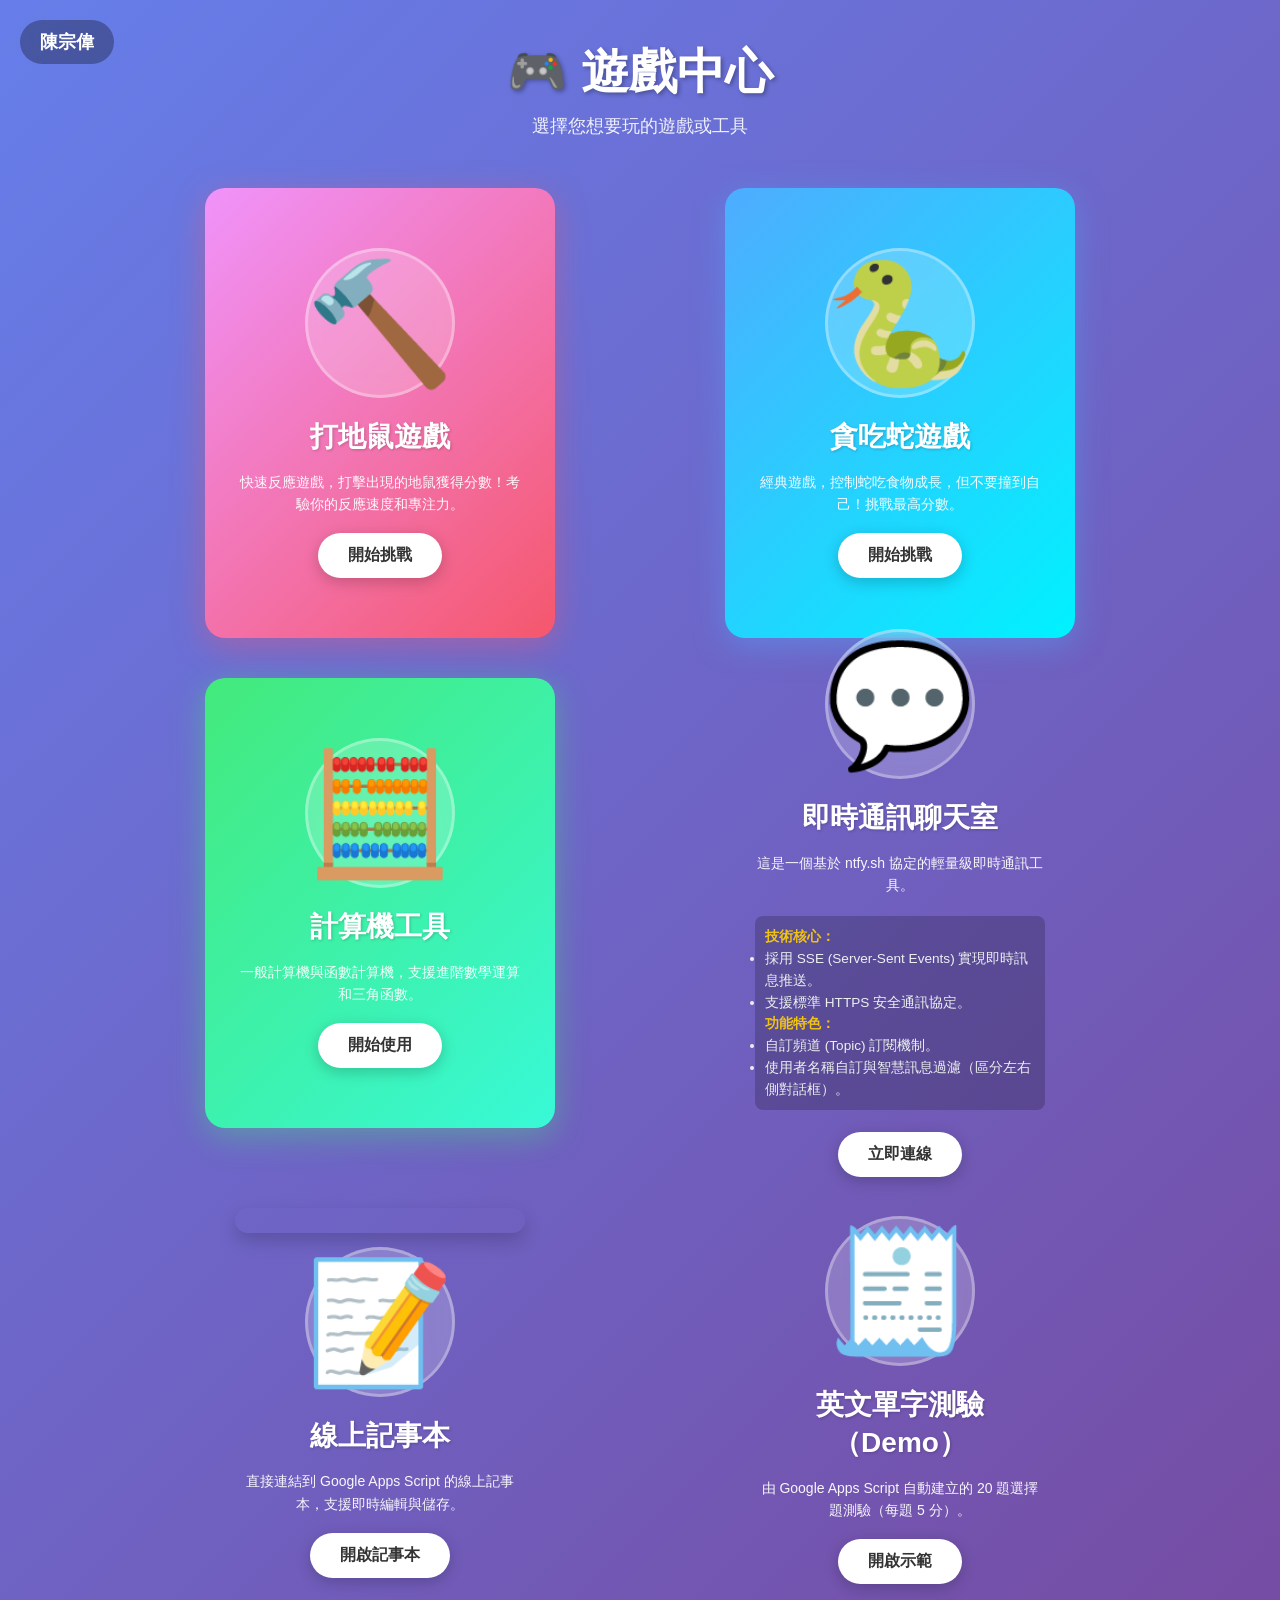
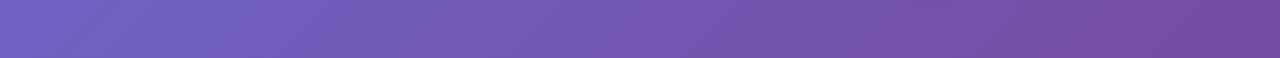
<file: index.html>
<!DOCTYPE html>
<html lang="zh-TW">
<head>
    <meta charset="UTF-8">
    <meta name="viewport" content="width=device-width, initial-scale=1.0">
    <title>遊戲中心 - Designed by 陳宗偉</title>
    <link rel="stylesheet" href="style.css">
    <style>
        /* 為了確保新卡片顯示美觀，這裡補充一些針對聊天室卡片的優化樣式 */
        .game-description {
            text-align: left;
            font-size: 0.85em;
            color: #ecf0f1; /* 假設背景較深，使用淺色字 */
            margin: 12px 0;
            line-height: 1.6;
            background: rgba(0, 0, 0, 0.2);
            padding: 10px;
            border-radius: 8px;
        }
        .game-description strong {
            color: #f1c40f;
        }
        .game-thumbnail {
            width: 100%;
            height: 150px;
            border-radius: 16px;
            background-size: cover;
            background-position: center;
            margin-bottom: 14px;
            box-shadow: 0 8px 18px rgba(0, 0, 0, 0.18);
        }
        /* 讓文字在卡片內不要太擁擠 */
        .card-content p {
            margin-bottom: 8px;
        }
    </style>
</head>
<body>
    <div class="name-scroll">陳宗偉</div>
    <div class="container">
        <h1>🎮 遊戲中心</h1>
        <p class="intro">選擇您想要玩的遊戲或工具</p>
        
        <div class="games-grid">
            <div class="game-card game-card-1">
                <div class="card-background"></div>
                <div class="card-content">
                    <div class="game-icon">🔨</div>
                    <h2>打地鼠遊戲</h2>
                    <p>快速反應遊戲，打擊出現的地鼠獲得分數！考驗你的反應速度和專注力。</p>
                    <a href="https://st0104292-create.github.io/1/" class="btn">開始挑戰</a>
                </div>
            </div>
            
            <div class="game-card game-card-2">
                <div class="card-background"></div>
                <div class="card-content">
                    <div class="game-icon">🐍</div>
                    <h2>貪吃蛇遊戲</h2>
                    <p>經典遊戲，控制蛇吃食物成長，但不要撞到自己！挑戰最高分數。</p>
                    <a href="https://st0104292-create.github.io/2/" class="btn">開始挑戰</a>
                </div>
            </div>

            <div class="game-card game-card-3">
                <div class="card-background"></div>
                <div class="card-content">
                    <div class="game-icon">🧮</div>
                    <h2>計算機工具</h2>
                    <p>一般計算機與函數計算機，支援進階數學運算和三角函數。</p>
                    <a href="https://st0104292-create.github.io/3/" class="btn">開始使用</a>
                </div>
            </div>

            <div class="game-card game-card-4">
                <div class="card-background"></div>
                <div class="card-content">
                    <div class="game-icon">💬</div>
                    <h2>即時通訊聊天室</h2>
                    <p>這是一個基於 ntfy.sh 協定的輕量級即時通訊工具。</p>
                    
                    <div class="game-description">
                        <strong>技術核心：</strong>
                        <ul>
                            <li>採用 SSE (Server-Sent Events) 實現即時訊息推送。</li>
                            <li>支援標準 HTTPS 安全通訊協定。</li>
                        </ul>
                        <strong>功能特色：</strong>
                        <ul>
                            <li>自訂頻道 (Topic) 訂閱機制。</li>
                            <li>使用者名稱自訂與智慧訊息過濾（區分左右側對話框）。</li>
                        </ul>
                    </div>
                    
                    <a href="https://st0104292-create.github.io/4/" class="btn">立即連線</a>
                </div>
            </div>

            <div class="game-card game-card-5">
                <div class="card-background"></div>
                <div class="card-content">
                    <div class="game-thumbnail" style="background-image: url('https://via.placeholder.com/400x240?text=%E8%A8%98%E4%BA%8B%E6%9C%AC');"></div>
                    <div class="game-icon">📝</div>
                    <h2>線上記事本</h2>
                    <p>直接連結到 Google Apps Script 的線上記事本，支援即時編輯與儲存。</p>
                    <a href="https://script.google.com/macros/s/AKfycbylWCXxdBPLrlRTkf1Fg1-TV46JmjO30AJDLdYhVU7yuaPwx3IeX0aiEd6sHK3cObaG/exec" class="btn" target="_blank" rel="noopener">開啟記事本</a>
                </div>
            </div>
            
            <div class="game-card game-card-6">
                <div class="card-background"></div>
                <div class="card-content">
                    <div class="game-thumbnail" style="background-image: url('https://via.placeholder.com/400x240?text=Quiz+Demo');"></div>
                    <div class="game-icon">🧾</div>
                    <h2>英文單字測驗（Demo）</h2>
                    <p>由 Google Apps Script 自動建立的 20 題選擇題測驗（每題 5 分）。</p>
                    <a href="https://script.google.com/macros/s/AKfycby9YsUTxJQfWfAUSl1Vcvua_jkMf1thho2sjAC_Y7I/dev" class="btn" target="_blank" rel="noopener">開啟示範</a>
                </div>
            </div>
        </div>
    </div>
</body>
</html>
</file>
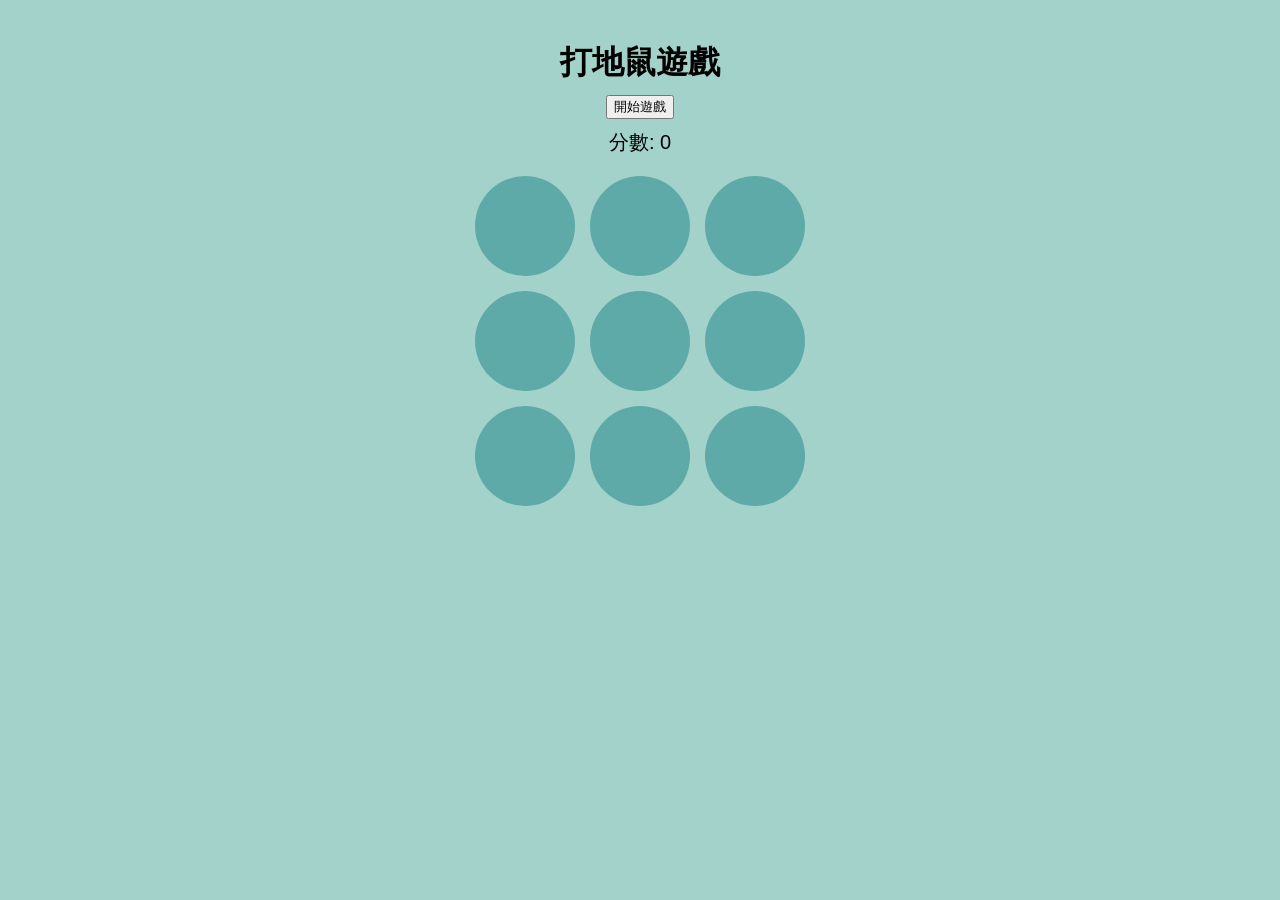
<file: 1/index.html>
<!DOCTYPE html>
<html lang="zh-Hant">
<head>
<meta charset="UTF-8">
<meta name="viewport" content="width=device-width, initial-scale=1.0">
<title>打地鼠遊戲</title>
<style>
  body {
    display: flex;
    flex-direction: column;
    align-items: center;
    justify-content: flex-start;
    font-family: Arial, sans-serif;
    background-color: #a3d2ca;
    margin: 0;
    padding: 20px;
  }
  h1 {
    margin-bottom: 10px;
  }
  #game {
    display: grid;
    grid-template-columns: repeat(3, 100px);
    grid-gap: 15px;
    margin-top: 20px;
  }
  .hole {
    width: 100px;
    height: 100px;
    background-color: #5eaaa8;
    border-radius: 50%;
    position: relative;
    cursor: pointer;
    overflow: hidden;
  }
  .mole {
    width: 80px;
    height: 80px;
    background-color: #f5cb5c;
    border-radius: 50%;
    position: absolute;
    bottom: -80px;
    left: 10px;
    transition: bottom 0.2s;
  }
  .mole.up {
    bottom: 10px;
  }
  #score {
    font-size: 20px;
    margin-top: 10px;
  }
</style>
</head>
<body>
<h1>打地鼠遊戲</h1>
<button id="startBtn">開始遊戲</button>
<div id="score">分數: 0</div>
<div id="game">
  <div class="hole"><div class="mole"></div></div>
  <div class="hole"><div class="mole"></div></div>
  <div class="hole"><div class="mole"></div></div>
  <div class="hole"><div class="mole"></div></div>
  <div class="hole"><div class="mole"></div></div>
  <div class="hole"><div class="mole"></div></div>
  <div class="hole"><div class="mole"></div></div>
  <div class="hole"><div class="mole"></div></div>
  <div class="hole"><div class="mole"></div></div>
</div>

<audio id="hitSound" src="https://www.soundjay.com/button/beep-07.wav"></audio>

<script>
const holes = document.querySelectorAll('.hole');
const moles = document.querySelectorAll('.mole');
const scoreEl = document.getElementById('score');
const hitSound = document.getElementById('hitSound');
const startBtn = document.getElementById('startBtn');

let score = 0;
let gameInterval;
let moleTimeout;

function randomHole() {
  return holes[Math.floor(Math.random() * holes.length)];
}

function showMole() {
  const mole = randomHole().querySelector('.mole');
  mole.classList.add('up');

  moleTimeout = setTimeout(() => {
    mole.classList.remove('up');
  }, 800); // 地鼠顯示時間
}

function startGame() {
  score = 0;
  scoreEl.textContent = `分數: ${score}`;
  if (gameInterval) clearInterval(gameInterval);

  gameInterval = setInterval(showMole, 1000); // 每秒出現一個地鼠
}

// 打擊事件
moles.forEach(mole => {
  mole.addEventListener('click', () => {
    if (mole.classList.contains('up')) {
      score++;
      scoreEl.textContent = `分數: ${score}`;
      mole.classList.remove('up');
      hitSound.currentTime = 0;
      hitSound.play();
    }
  });
});

// 開始遊戲按鈕
startBtn.addEventListener('click', startGame);
</script>
</body>
</html>
</file>
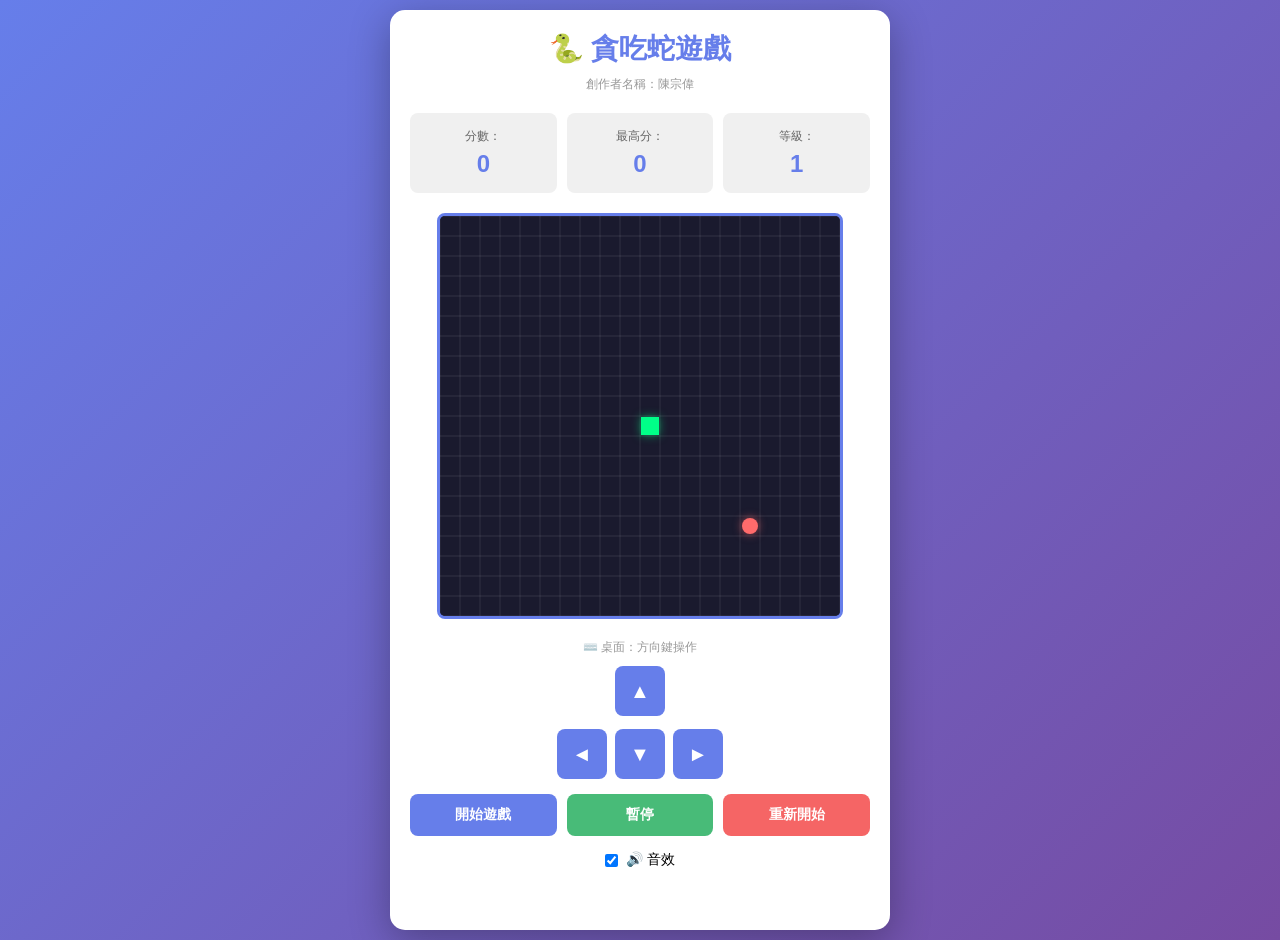
<file: 2/index.html>
<!DOCTYPE html>
<html lang="zh-TW">
<head>
    <meta charset="UTF-8">
    <meta name="viewport" content="width=device-width, initial-scale=1.0">
    <title>貪吃蛇遊戲</title>
    <style>
        * {
            margin: 0;
            padding: 0;
            box-sizing: border-box;
        }

        body {
            font-family: 'Arial', sans-serif;
            background: linear-gradient(135deg, #667eea 0%, #764ba2 100%);
            min-height: 100vh;
            display: flex;
            justify-content: center;
            align-items: center;
            padding: 10px;
        }

        .container {
            background: white;
            border-radius: 15px;
            padding: 20px;
            box-shadow: 0 10px 40px rgba(0, 0, 0, 0.3);
            max-width: 500px;
            width: 100%;
        }

        .header {
            text-align: center;
            margin-bottom: 20px;
        }

        .header h1 {
            color: #667eea;
            font-size: 28px;
            margin-bottom: 5px;
        }

        .creator {
            color: #999;
            font-size: 12px;
            margin-top: 8px;
        }

        .info-panel {
            display: grid;
            grid-template-columns: repeat(3, 1fr);
            gap: 10px;
            margin-bottom: 20px;
        }

        .score-box, .highscore-box, .level-box {
            background: #f0f0f0;
            padding: 15px;
            border-radius: 8px;
            text-align: center;
        }

        .score-box .label, .highscore-box .label, .level-box .label {
            display: block;
            font-size: 12px;
            color: #666;
            margin-bottom: 5px;
        }

        .score-box .value, .highscore-box .value, .level-box .value {
            font-size: 24px;
            font-weight: bold;
            color: #667eea;
        }

        .game-container {
            display: flex;
            justify-content: center;
            margin-bottom: 20px;
        }

        #gameCanvas {
            border: 3px solid #667eea;
            background: #1a1a2e;
            border-radius: 8px;
            display: block;
            max-width: 100%;
            height: auto;
            aspect-ratio: 1;
        }

        .control-panel {
            margin-bottom: 20px;
        }

        .keyboard-hint {
            text-align: center;
            font-size: 12px;
            color: #999;
            margin-bottom: 10px;
        }

        .mobile-controls {
            display: flex;
            flex-direction: column;
            gap: 8px;
            margin-bottom: 15px;
            align-items: center;
        }

        .btn-control {
            width: 50px;
            height: 50px;
            border: none;
            border-radius: 8px;
            background: #667eea;
            color: white;
            font-size: 20px;
            cursor: pointer;
            transition: all 0.2s;
            font-weight: bold;
        }

        .btn-control:active {
            background: #764ba2;
            transform: scale(0.95);
        }

        .row {
            display: flex;
            gap: 8px;
            justify-content: center;
        }

        .btn-up {
            margin-bottom: 5px;
        }

        .button-group {
            display: grid;
            grid-template-columns: repeat(3, 1fr);
            gap: 10px;
            margin-bottom: 15px;
        }

        .btn {
            padding: 12px 20px;
            border: none;
            border-radius: 8px;
            font-size: 14px;
            font-weight: bold;
            cursor: pointer;
            transition: all 0.3s;
            color: white;
        }

        .btn-primary {
            background: #667eea;
        }

        .btn-primary:hover {
            background: #5568d3;
        }

        .btn-secondary {
            background: #48bb78;
        }

        .btn-secondary:hover {
            background: #38a169;
        }

        .btn-danger {
            background: #f56565;
        }

        .btn-danger:hover {
            background: #e53e3e;
        }

        .btn:active {
            transform: scale(0.95);
        }

        .sound-control {
            text-align: center;
            font-size: 14px;
        }

        .sound-control label {
            display: inline-flex;
            align-items: center;
            gap: 8px;
            cursor: pointer;
        }

        .sound-control input[type="checkbox"] {
            cursor: pointer;
        }

        .game-status {
            text-align: center;
            font-size: 16px;
            color: #667eea;
            font-weight: bold;
            min-height: 20px;
        }

        @media (max-width: 480px) {
            .container {
                padding: 15px;
                border-radius: 10px;
            }

            .header h1 {
                font-size: 24px;
            }

            .info-panel {
                gap: 8px;
                margin-bottom: 15px;
            }

            .score-box, .highscore-box, .level-box {
                padding: 10px;
            }

            .score-box .value, .highscore-box .value, .level-box .value {
                font-size: 20px;
            }

            #gameCanvas {
                max-width: 100%;
            }

            .btn-control {
                width: 45px;
                height: 45px;
                font-size: 18px;
            }

            .button-group {
                grid-template-columns: repeat(3, 1fr);
                gap: 8px;
            }

            .btn {
                padding: 10px 12px;
                font-size: 12px;
            }

            .keyboard-hint {
                display: none;
            }
        }

        @media (max-width: 360px) {
            .container {
                padding: 10px;
            }

            .header h1 {
                font-size: 22px;
            }

            .info-panel {
                gap: 6px;
            }

            .btn-control {
                width: 40px;
                height: 40px;
                font-size: 16px;
            }

            .row {
                gap: 6px;
            }

            .button-group {
                gap: 6px;
            }

            .btn {
                padding: 8px 10px;
                font-size: 11px;
            }
        }
    </style>
</head>
<body>
    <div class="container">
        <div class="header">
            <h1>🐍 貪吃蛇遊戲</h1>
            <div class="creator">創作者名稱：陳宗偉</div>
        </div>

        <div class="info-panel">
            <div class="score-box">
                <span class="label">分數：</span>
                <span class="value" id="score">0</span>
            </div>
            <div class="highscore-box">
                <span class="label">最高分：</span>
                <span class="value" id="highscore">0</span>
            </div>
            <div class="level-box">
                <span class="label">等級：</span>
                <span class="value" id="level">1</span>
            </div>
        </div>

        <div class="game-container">
            <canvas id="gameCanvas" width="400" height="400"></canvas>
        </div>

        <div class="control-panel">
            <div class="keyboard-hint">⌨️ 桌面：方向鍵操作</div>
            <div class="mobile-controls">
                <button class="btn-control btn-up" id="btnUp">▲</button>
                <div class="row">
                    <button class="btn-control btn-left" id="btnLeft">◄</button>
                    <button class="btn-control btn-down" id="btnDown">▼</button>
                    <button class="btn-control btn-right" id="btnRight">►</button>
                </div>
            </div>
            <div class="button-group">
                <button id="startBtn" class="btn btn-primary">開始遊戲</button>
                <button id="pauseBtn" class="btn btn-secondary">暫停</button>
                <button id="resetBtn" class="btn btn-danger">重新開始</button>
            </div>
            <div class="sound-control">
                <label>
                    <input type="checkbox" id="soundToggle" checked>
                    🔊 音效
                </label>
            </div>
        </div>

        <div class="game-status" id="gameStatus"></div>
    </div>

    <script>
        const GRID_SIZE = 20;
        const CELL_SIZE = 20;
        const INITIAL_SPEED = 100;
        const MAX_SPEED = 30;

        let gameState = {
            snake: [{ x: 10, y: 10 }],
            food: { x: 15, y: 15 },
            direction: { x: 1, y: 0 },
            nextDirection: { x: 1, y: 0 },
            score: 0,
            highScore: localStorage.getItem('snakeHighScore') || 0,
            level: 1,
            isRunning: false,
            isPaused: false,
            foodEaten: 0,
            gameSpeed: INITIAL_SPEED
        };

        const canvas = document.getElementById('gameCanvas');
        const ctx = canvas.getContext('2d');
        const scoreDisplay = document.getElementById('score');
        const highScoreDisplay = document.getElementById('highscore');
        const levelDisplay = document.getElementById('level');
        const gameStatusDisplay = document.getElementById('gameStatus');
        const startBtn = document.getElementById('startBtn');
        const pauseBtn = document.getElementById('pauseBtn');
        const resetBtn = document.getElementById('resetBtn');
        const soundToggle = document.getElementById('soundToggle');

        let touchStartX = 0;
        let touchStartY = 0;

        highScoreDisplay.textContent = gameState.highScore;

        function playSound(type) {
            if (!soundToggle.checked) return;

            const audioContext = new (window.AudioContext || window.webkitAudioContext)();
            const oscillator = audioContext.createOscillator();
            const gainNode = audioContext.createGain();

            oscillator.connect(gainNode);
            gainNode.connect(audioContext.destination);

            if (type === 'eat') {
                oscillator.frequency.setValueAtTime(400, audioContext.currentTime);
                oscillator.frequency.exponentialRampToValueAtTime(800, audioContext.currentTime + 0.1);
                gainNode.gain.setValueAtTime(0.3, audioContext.currentTime);
                gainNode.gain.exponentialRampToValueAtTime(0.01, audioContext.currentTime + 0.1);
                oscillator.start(audioContext.currentTime);
                oscillator.stop(audioContext.currentTime + 0.1);
            } else if (type === 'gameOver') {
                oscillator.frequency.setValueAtTime(600, audioContext.currentTime);
                oscillator.frequency.exponentialRampToValueAtTime(100, audioContext.currentTime + 0.5);
                gainNode.gain.setValueAtTime(0.3, audioContext.currentTime);
                gainNode.gain.exponentialRampToValueAtTime(0.01, audioContext.currentTime + 0.5);
                oscillator.start(audioContext.currentTime);
                oscillator.stop(audioContext.currentTime + 0.5);
            } else if (type === 'levelUp') {
                for (let i = 0; i < 2; i++) {
                    const osc = audioContext.createOscillator();
                    const gain = audioContext.createGain();
                    osc.connect(gain);
                    gain.connect(audioContext.destination);
                    
                    osc.frequency.value = 400 + i * 200;
                    gain.gain.setValueAtTime(0.2, audioContext.currentTime + i * 0.15);
                    gain.gain.exponentialRampToValueAtTime(0.01, audioContext.currentTime + i * 0.15 + 0.15);
                    osc.start(audioContext.currentTime + i * 0.15);
                    osc.stop(audioContext.currentTime + i * 0.15 + 0.15);
                }
            }
        }

        function generateFood() {
            let newFood;
            let foodOnSnake = true;
            
            while (foodOnSnake) {
                newFood = {
                    x: Math.floor(Math.random() * GRID_SIZE),
                    y: Math.floor(Math.random() * GRID_SIZE)
                };
                
                foodOnSnake = gameState.snake.some(segment => 
                    segment.x === newFood.x && segment.y === newFood.y
                );
            }
            
            return newFood;
        }

        function updateGame() {
            if (!gameState.isRunning || gameState.isPaused) return;

            gameState.direction = { ...gameState.nextDirection };

            const head = gameState.snake[0];
            const newHead = {
                x: (head.x + gameState.direction.x + GRID_SIZE) % GRID_SIZE,
                y: (head.y + gameState.direction.y + GRID_SIZE) % GRID_SIZE
            };

            if (gameState.snake.some(segment => segment.x === newHead.x && segment.y === newHead.y)) {
                endGame();
                return;
            }

            gameState.snake.unshift(newHead);

            if (newHead.x === gameState.food.x && newHead.y === gameState.food.y) {
                gameState.score += 10;
                gameState.foodEaten++;
                playSound('eat');

                if (gameState.foodEaten % 5 === 0 && gameState.level < 10) {
                    gameState.level++;
                    gameState.gameSpeed = Math.max(MAX_SPEED, INITIAL_SPEED - (gameState.level - 1) * 8);
                    playSound('levelUp');
                    gameStatusDisplay.textContent = `📈 升級到第 ${gameState.level} 級！`;
                    setTimeout(() => { gameStatusDisplay.textContent = ''; }, 2000);
                } else if (gameState.level === 10 && gameState.foodEaten % 10 === 0) {
                    gameStatusDisplay.textContent = `⭐ 最高等級！得分：${gameState.score}`;
                    setTimeout(() => { gameStatusDisplay.textContent = ''; }, 2000);
                }

                gameState.food = generateFood();
                updateDisplay();
            } else {
                gameState.snake.pop();
            }

            updateDisplay();
        }

        function drawGame() {
            ctx.fillStyle = '#1a1a2e';
            ctx.fillRect(0, 0, canvas.width, canvas.height);

            ctx.strokeStyle = 'rgba(255, 255, 255, 0.1)';
            ctx.lineWidth = 1;
            for (let i = 0; i <= GRID_SIZE; i++) {
                ctx.beginPath();
                ctx.moveTo(i * CELL_SIZE, 0);
                ctx.lineTo(i * CELL_SIZE, canvas.height);
                ctx.stroke();

                ctx.beginPath();
                ctx.moveTo(0, i * CELL_SIZE);
                ctx.lineTo(canvas.width, i * CELL_SIZE);
                ctx.stroke();
            }

            gameState.snake.forEach((segment, index) => {
                if (index === 0) {
                    ctx.fillStyle = '#00ff88';
                    ctx.shadowColor = 'rgba(0, 255, 136, 0.5)';
                    ctx.shadowBlur = 10;
                } else {
                    ctx.fillStyle = '#00cc66';
                    ctx.shadowColor = 'rgba(0, 204, 102, 0.3)';
                    ctx.shadowBlur = 5;
                }

                ctx.fillRect(
                    segment.x * CELL_SIZE + 1,
                    segment.y * CELL_SIZE + 1,
                    CELL_SIZE - 2,
                    CELL_SIZE - 2
                );
            });

            ctx.shadowColor = 'transparent';

            ctx.fillStyle = '#ff6b6b';
            ctx.shadowColor = 'rgba(255, 107, 107, 0.6)';
            ctx.shadowBlur = 10;
            ctx.beginPath();
            ctx.arc(
                gameState.food.x * CELL_SIZE + CELL_SIZE / 2,
                gameState.food.y * CELL_SIZE + CELL_SIZE / 2,
                CELL_SIZE / 2 - 2,
                0,
                Math.PI * 2
            );
            ctx.fill();

            ctx.shadowColor = 'transparent';
        }

        function updateDisplay() {
            scoreDisplay.textContent = gameState.score;
            levelDisplay.textContent = gameState.level;
            
            if (gameState.score > gameState.highScore) {
                gameState.highScore = gameState.score;
                highScoreDisplay.textContent = gameState.highScore;
                localStorage.setItem('snakeHighScore', gameState.highScore);
            }
        }

        function startGame() {
            if (gameState.isRunning && !gameState.isPaused) return;

            if (!gameState.isRunning) {
                resetGameState();
            }

            gameState.isRunning = true;
            gameState.isPaused = false;
            startBtn.textContent = '繼續';
            pauseBtn.textContent = '暫停';
            pauseBtn.disabled = false;
            gameStatusDisplay.textContent = '遊戲中...';

            gameLoop();
        }

        function pauseGame() {
            if (!gameState.isRunning) return;

            gameState.isPaused = !gameState.isPaused;
            pauseBtn.textContent = gameState.isPaused ? '繼續' : '暫停';
            gameStatusDisplay.textContent = gameState.isPaused ? '⏸️ 已暫停' : '遊戲中...';

            if (!gameState.isPaused) {
                gameLoop();
            }
        }

        function endGame() {
            gameState.isRunning = false;
            gameState.isPaused = false;
            playSound('gameOver');
            gameStatusDisplay.textContent = `💀 遊戲結束！最終分數：${gameState.score}`;
            startBtn.textContent = '開始遊戲';
            pauseBtn.textContent = '暫停';
            pauseBtn.disabled = true;
        }

        function resetGame() {
            gameState.isRunning = false;
            gameState.isPaused = false;
            resetGameState();
            startBtn.textContent = '開始遊戲';
            pauseBtn.textContent = '暫停';
            pauseBtn.disabled = true;
            gameStatusDisplay.textContent = '';
            drawGame();
            updateDisplay();
        }

        function resetGameState() {
            gameState.snake = [{ x: 10, y: 10 }];
            gameState.food = generateFood();
            gameState.direction = { x: 1, y: 0 };
            gameState.nextDirection = { x: 1, y: 0 };
            gameState.score = 0;
            gameState.level = 1;
            gameState.foodEaten = 0;
            gameState.gameSpeed = INITIAL_SPEED;
        }

        let lastUpdateTime = 0;

        function gameLoop() {
            drawGame();

            const currentTime = Date.now();
            if (currentTime - lastUpdateTime > gameState.gameSpeed) {
                updateGame();
                lastUpdateTime = currentTime;
            }

            if (gameState.isRunning) {
                requestAnimationFrame(gameLoop);
            }
        }

        document.addEventListener('keydown', (e) => {
            const key = e.key.toLowerCase();

            if (key === 'arrowup' || key === 'w') {
                if (gameState.direction.y === 0) {
                    gameState.nextDirection = { x: 0, y: -1 };
                    e.preventDefault();
                }
            } else if (key === 'arrowdown' || key === 's') {
                if (gameState.direction.y === 0) {
                    gameState.nextDirection = { x: 0, y: 1 };
                    e.preventDefault();
                }
            } else if (key === 'arrowleft' || key === 'a') {
                if (gameState.direction.x === 0) {
                    gameState.nextDirection = { x: -1, y: 0 };
                    e.preventDefault();
                }
            } else if (key === 'arrowright' || key === 'd') {
                if (gameState.direction.x === 0) {
                    gameState.nextDirection = { x: 1, y: 0 };
                    e.preventDefault();
                }
            } else if (key === ' ') {
                if (gameState.isRunning) {
                    pauseGame();
                } else {
                    startGame();
                }
                e.preventDefault();
            }
        });

        canvas.addEventListener('touchstart', (e) => {
            touchStartX = e.touches[0].clientX;
            touchStartY = e.touches[0].clientY;
        });

        canvas.addEventListener('touchend', (e) => {
            const touchEndX = e.changedTouches[0].clientX;
            const touchEndY = e.changedTouches[0].clientY;

            const deltaX = touchEndX - touchStartX;
            const deltaY = touchEndY - touchStartY;

            const threshold = 30;

            if (Math.abs(deltaX) > Math.abs(deltaY)) {
                if (deltaX > threshold && gameState.direction.x === 0) {
                    gameState.nextDirection = { x: 1, y: 0 };
                } else if (deltaX < -threshold && gameState.direction.x === 0) {
                    gameState.nextDirection = { x: -1, y: 0 };
                }
            } else {
                if (deltaY > threshold && gameState.direction.y === 0) {
                    gameState.nextDirection = { x: 0, y: 1 };
                } else if (deltaY < -threshold && gameState.direction.y === 0) {
                    gameState.nextDirection = { x: 0, y: -1 };
                }
            }
        });

        document.getElementById('btnUp').addEventListener('click', () => {
            if (gameState.direction.y === 0) {
                gameState.nextDirection = { x: 0, y: -1 };
            }
        });

        document.getElementById('btnDown').addEventListener('click', () => {
            if (gameState.direction.y === 0) {
                gameState.nextDirection = { x: 0, y: 1 };
            }
        });

        document.getElementById('btnLeft').addEventListener('click', () => {
            if (gameState.direction.x === 0) {
                gameState.nextDirection = { x: -1, y: 0 };
            }
        });

        document.getElementById('btnRight').addEventListener('click', () => {
            if (gameState.direction.x === 0) {
                gameState.nextDirection = { x: 1, y: 0 };
            }
        });

        startBtn.addEventListener('click', startGame);
        pauseBtn.addEventListener('click', pauseGame);
        resetBtn.addEventListener('click', resetGame);

        pauseBtn.disabled = true;

        drawGame();
        updateDisplay();
    </script>
</body>
</html>
</file>
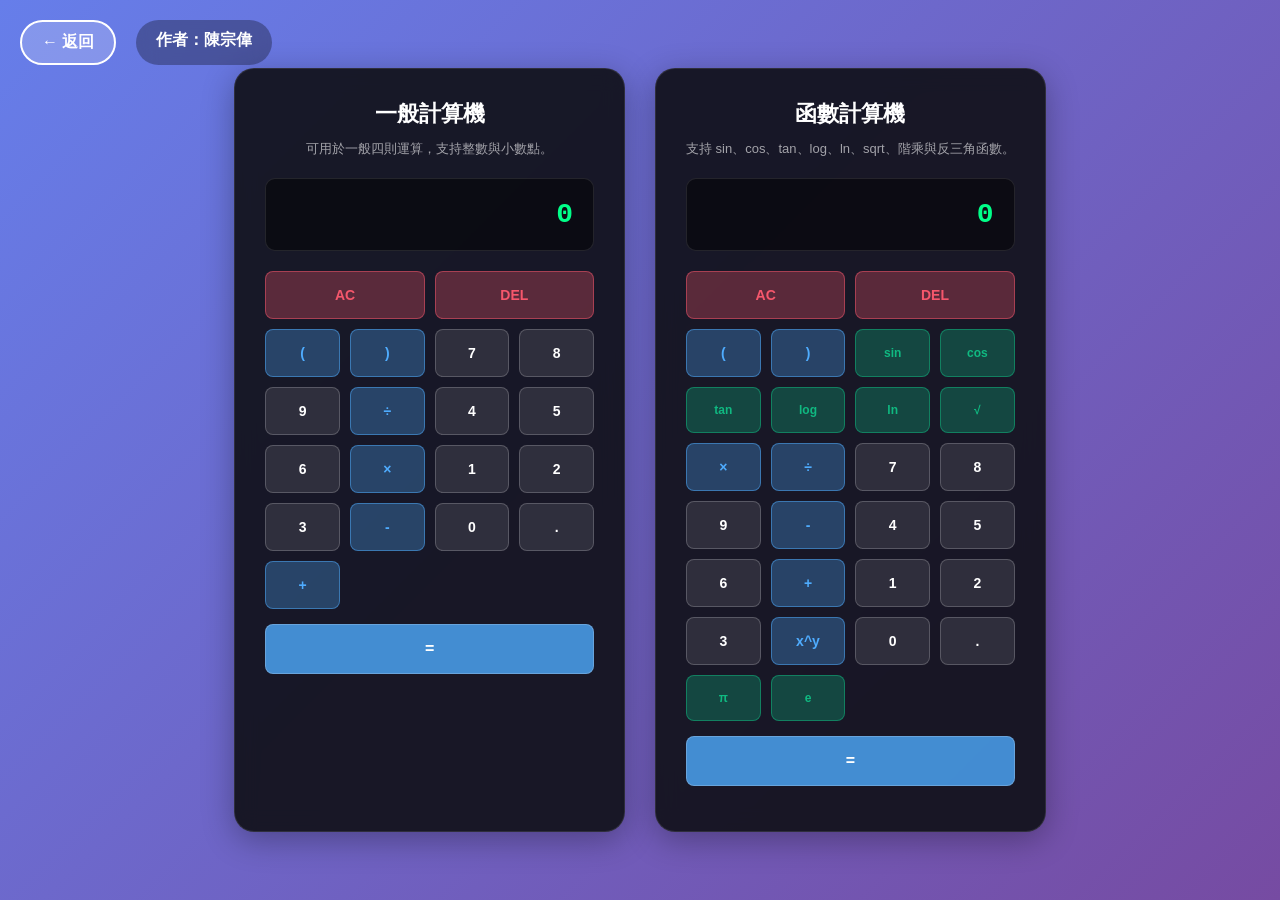
<file: 3/index.html>
<!DOCTYPE html>
<html lang="zh-TW">
<head>
    <meta charset="UTF-8">
    <meta name="viewport" content="width=device-width, initial-scale=1.0">
    <title>計算機工具</title>
    <style>
        * {
            margin: 0;
            padding: 0;
            box-sizing: border-box;
        }

        body {
            font-family: 'Segoe UI', Tahoma, Geneva, Verdana, sans-serif;
            background: linear-gradient(135deg, #667eea 0%, #764ba2 100%);
            min-height: 100vh;
            display: flex;
            align-items: center;
            justify-content: center;
            padding: 20px;
        }

        .header {
            position: fixed;
            top: 20px;
            left: 20px;
            display: flex;
            gap: 20px;
            z-index: 100;
        }

        .back-btn {
            padding: 10px 20px;
            background: rgba(255, 255, 255, 0.2);
            color: white;
            border: 2px solid white;
            border-radius: 50px;
            cursor: pointer;
            font-size: 16px;
            font-weight: bold;
            transition: all 0.3s ease;
            text-decoration: none;
        }

        .back-btn:hover {
            background: rgba(255, 255, 255, 0.3);
        }

        .author {
            padding: 10px 20px;
            background: rgba(0, 0, 0, 0.3);
            color: white;
            border-radius: 50px;
            backdrop-filter: blur(10px);
            font-size: 16px;
            font-weight: bold;
        }

        .container {
            display: grid;
            grid-template-columns: repeat(auto-fit, minmax(350px, 1fr));
            gap: 30px;
            max-width: 1200px;
        }

        .calculator {
            background: rgba(20, 20, 30, 0.95);
            border-radius: 20px;
            padding: 30px;
            backdrop-filter: blur(10px);
            border: 1px solid rgba(255, 255, 255, 0.1);
            box-shadow: 0 8px 32px rgba(0, 0, 0, 0.3);
        }

        .calculator h2 {
            color: white;
            margin-bottom: 10px;
            font-size: 22px;
            text-align: center;
        }

        .calculator p {
            color: rgba(255, 255, 255, 0.6);
            margin-bottom: 20px;
            font-size: 13px;
            text-align: center;
            line-height: 1.5;
        }

        .display {
            background: rgba(0, 0, 0, 0.5);
            border: 1px solid rgba(255, 255, 255, 0.1);
            border-radius: 10px;
            padding: 20px;
            margin-bottom: 20px;
            font-size: 28px;
            color: #00ff88;
            text-align: right;
            font-weight: bold;
            min-height: 50px;
            word-wrap: break-word;
            word-break: break-all;
            font-family: 'Courier New', monospace;
        }

        .buttons {
            display: grid;
            grid-template-columns: repeat(4, 1fr);
            gap: 10px;
            margin-bottom: 15px;
        }

        .buttons.full-width {
            grid-template-columns: 1fr;
        }

        .btn {
            padding: 15px;
            border: 1px solid rgba(255, 255, 255, 0.2);
            border-radius: 8px;
            background: rgba(255, 255, 255, 0.1);
            color: white;
            cursor: pointer;
            font-size: 14px;
            font-weight: bold;
            transition: all 0.2s ease;
        }

        .btn:hover {
            background: rgba(255, 255, 255, 0.2);
            border-color: rgba(255, 255, 255, 0.4);
        }

        .btn:active {
            transform: scale(0.95);
        }

        .btn.operator {
            background: rgba(79, 172, 254, 0.3);
            border-color: rgba(79, 172, 254, 0.5);
            color: #4facfe;
        }

        .btn.operator:hover {
            background: rgba(79, 172, 254, 0.4);
        }

        .btn.equals {
            background: rgba(79, 172, 254, 0.8);
            grid-column: span 2;
            font-size: 16px;
        }

        .btn.equals:hover {
            background: rgba(79, 172, 254, 1);
        }

        .btn.clear {
            background: rgba(245, 87, 108, 0.3);
            border-color: rgba(245, 87, 108, 0.5);
            color: #f5576c;
            grid-column: span 2;
        }

        .btn.clear:hover {
            background: rgba(245, 87, 108, 0.4);
        }

        .btn.function {
            background: rgba(16, 185, 129, 0.3);
            border-color: rgba(16, 185, 129, 0.5);
            color: #10b981;
            font-size: 12px;
        }

        .btn.function:hover {
            background: rgba(16, 185, 129, 0.4);
        }

        @media (max-width: 768px) {
            .container {
                grid-template-columns: 1fr;
                gap: 20px;
            }

            .calculator {
                padding: 20px;
            }

            .display {
                font-size: 24px;
            }

            .btn {
                padding: 12px;
                font-size: 13px;
            }
        }
    </style>
</head>
<body>
    <div class="header">
        <a href="/" class="back-btn">← 返回</a>
        <div class="author">作者：陳宗偉</div>
    </div>

    <div class="container">
        <!-- 一般計算機 -->
        <div class="calculator">
            <h2>一般計算機</h2>
            <p>可用於一般四則運算，支持整數與小數點。</p>
            <div class="display" id="display1">0</div>
            <div class="buttons">
                <button class="btn clear" onclick="clearDisplay('calc1')">AC</button>
                <button class="btn clear" onclick="deleteLast('calc1')">DEL</button>
                <button class="btn operator" onclick="appendOperator('calc1', '(')">(</button>
                <button class="btn operator" onclick="appendOperator('calc1', ')')">)</button>
                
                <button class="btn" onclick="appendNumber('calc1', '7')">7</button>
                <button class="btn" onclick="appendNumber('calc1', '8')">8</button>
                <button class="btn" onclick="appendNumber('calc1', '9')">9</button>
                <button class="btn operator" onclick="appendOperator('calc1', '÷')">÷</button>
                
                <button class="btn" onclick="appendNumber('calc1', '4')">4</button>
                <button class="btn" onclick="appendNumber('calc1', '5')">5</button>
                <button class="btn" onclick="appendNumber('calc1', '6')">6</button>
                <button class="btn operator" onclick="appendOperator('calc1', '×')">×</button>
                
                <button class="btn" onclick="appendNumber('calc1', '1')">1</button>
                <button class="btn" onclick="appendNumber('calc1', '2')">2</button>
                <button class="btn" onclick="appendNumber('calc1', '3')">3</button>
                <button class="btn operator" onclick="appendOperator('calc1', '-')">-</button>
                
                <button class="btn" onclick="appendNumber('calc1', '0')">0</button>
                <button class="btn" onclick="appendNumber('calc1', '.')">.</button>
                <button class="btn operator" onclick="appendOperator('calc1', '+')">+</button>
            </div>
            <div class="buttons full-width">
                <button class="btn equals" onclick="calculate('calc1')">=</button>
            </div>
        </div>

        <!-- 函數計算機 -->
        <div class="calculator">
            <h2>函數計算機</h2>
            <p>支持 sin、cos、tan、log、ln、sqrt、階乘與反三角函數。</p>
            <div class="display" id="display2">0</div>
            <div class="buttons">
                <button class="btn clear" onclick="clearDisplay('calc2')">AC</button>
                <button class="btn clear" onclick="deleteLast('calc2')">DEL</button>
                <button class="btn operator" onclick="appendOperator('calc2', '(')">(</button>
                <button class="btn operator" onclick="appendOperator('calc2', ')')">)</button>
                
                <button class="btn function" onclick="appendFunction('calc2', 'sin')">sin</button>
                <button class="btn function" onclick="appendFunction('calc2', 'cos')">cos</button>
                <button class="btn function" onclick="appendFunction('calc2', 'tan')">tan</button>
                <button class="btn function" onclick="appendFunction('calc2', 'log')">log</button>
                
                <button class="btn function" onclick="appendFunction('calc2', 'ln')">ln</button>
                <button class="btn function" onclick="appendFunction('calc2', 'sqrt')">√</button>
                <button class="btn operator" onclick="appendOperator('calc2', '×')">×</button>
                <button class="btn operator" onclick="appendOperator('calc2', '÷')">÷</button>
                
                <button class="btn" onclick="appendNumber('calc2', '7')">7</button>
                <button class="btn" onclick="appendNumber('calc2', '8')">8</button>
                <button class="btn" onclick="appendNumber('calc2', '9')">9</button>
                <button class="btn operator" onclick="appendOperator('calc2', '-')">-</button>
                
                <button class="btn" onclick="appendNumber('calc2', '4')">4</button>
                <button class="btn" onclick="appendNumber('calc2', '5')">5</button>
                <button class="btn" onclick="appendNumber('calc2', '6')">6</button>
                <button class="btn operator" onclick="appendOperator('calc2', '+')">+</button>
                
                <button class="btn" onclick="appendNumber('calc2', '1')">1</button>
                <button class="btn" onclick="appendNumber('calc2', '2')">2</button>
                <button class="btn" onclick="appendNumber('calc2', '3')">3</button>
                <button class="btn operator" onclick="appendOperator('calc2', '^')">x^y</button>
                
                <button class="btn" onclick="appendNumber('calc2', '0')">0</button>
                <button class="btn" onclick="appendNumber('calc2', '.')">.</button>
                <button class="btn function" onclick="appendOperator('calc2', 'π')">π</button>
                <button class="btn function" onclick="appendOperator('calc2', 'e')">e</button>
            </div>
            <div class="buttons full-width">
                <button class="btn equals" onclick="calculate('calc2')">=</button>
            </div>
        </div>
    </div>

    <script>
        let displays = {
            calc1: { value: '0', history: '' },
            calc2: { value: '0', history: '' }
        };

        function updateDisplay(calcId) {
            const displayElement = document.getElementById(calcId === 'calc1' ? 'display1' : 'display2');
            displayElement.textContent = displays[calcId].value || '0';
        }

        function clearDisplay(calcId) {
            displays[calcId].value = '0';
            displays[calcId].history = '';
            updateDisplay(calcId);
        }

        function deleteLast(calcId) {
            displays[calcId].value = displays[calcId].value.toString().slice(0, -1) || '0';
            updateDisplay(calcId);
        }

        function appendNumber(calcId, num) {
            if (displays[calcId].value === '0' && num !== '.') {
                displays[calcId].value = num;
            } else if (num === '.' && displays[calcId].value.includes('.')) {
                return;
            } else {
                displays[calcId].value += num;
            }
            updateDisplay(calcId);
        }

        function appendOperator(calcId, op) {
            if (op === 'π') {
                displays[calcId].value += Math.PI.toString().slice(0, 6);
            } else if (op === 'e') {
                displays[calcId].value += Math.E.toString().slice(0, 6);
            } else {
                displays[calcId].value += ` ${op} `;
            }
            updateDisplay(calcId);
        }

        function appendFunction(calcId, func) {
            displays[calcId].value += func + '(';
            updateDisplay(calcId);
        }

        function calculate(calcId) {
            try {
                let expression = displays[calcId].value;
                
                // 替換顯示符號為JavaScript符號
                expression = expression.replace(/÷/g, '/').replace(/×/g, '*');
                expression = expression.replace(/π/g, Math.PI);
                expression = expression.replace(/e/g, Math.E);
                
                // 處理sin、cos、tan等函數
                expression = expression.replace(/sin\(/g, 'Math.sin(');
                expression = expression.replace(/cos\(/g, 'Math.cos(');
                expression = expression.replace(/tan\(/g, 'Math.tan(');
                expression = expression.replace(/log\(/g, 'Math.log10(');
                expression = expression.replace(/ln\(/g, 'Math.log(');
                expression = expression.replace(/sqrt\(/g, 'Math.sqrt(');
                expression = expression.replace(/\^/g, '**');
                
                // 處理階乘
                expression = expression.replace(/(\d+)!/g, (match, num) => {
                    let result = 1;
                    for (let i = 2; i <= num; i++) {
                        result *= i;
                    }
                    return result;
                });

                const result = eval(expression);
                displays[calcId].value = parseFloat(result.toFixed(10)).toString();
            } catch (e) {
                displays[calcId].value = '錯誤';
            }
            updateDisplay(calcId);
        }
    </script>
</body>
</html>
</file>
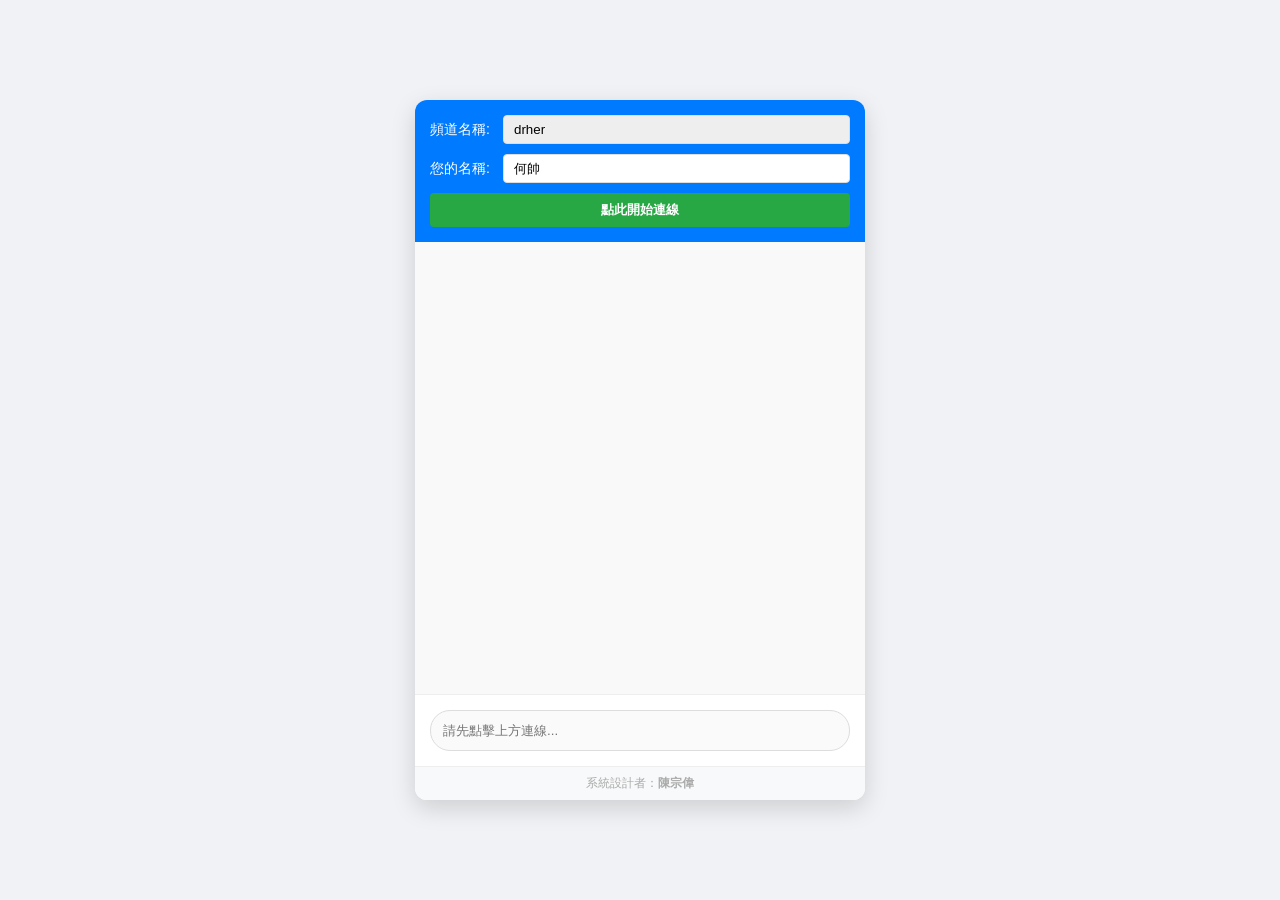
<file: 4/index.html>
<!DOCTYPE html>
<html lang="zh-TW">
<head>
    <meta charset="UTF-8">
    <meta name="viewport" content="width=device-width, initial-scale=1.0">
    <title>ntfy 聊天室 - Designed by 陳宗偉</title>
    <style>
        body { font-family: "Microsoft JhengHei", sans-serif; background-color: #f0f2f5; display: flex; justify-content: center; align-items: center; height: 100vh; margin: 0; }
        .chat-container { width: 450px; height: 700px; background: white; border-radius: 12px; box-shadow: 0 8px 24px rgba(0,0,0,0.15); display: flex; flex-direction: column; overflow: hidden; }
        .header { padding: 15px; background: #007bff; color: white; display: flex; flex-direction: column; gap: 10px; }
        .config-row { display: flex; gap: 8px; align-items: center; }
        .config-row label { font-size: 14px; min-width: 65px; }
        .header input { flex: 1; padding: 6px 10px; border-radius: 4px; border: 1px solid #ddd; outline: none; }
        button#connBtn { width: 100%; padding: 8px; cursor: pointer; border: none; border-radius: 4px; background: #28a745; color: white; font-weight: bold; transition: 0.3s; }
        button#connBtn.connected { background: #6c757d; cursor: not-allowed; }
        .messages { flex: 1; padding: 15px; overflow-y: auto; display: flex; flex-direction: column; gap: 12px; background: #f9f9f9; scroll-behavior: smooth; }
        .msg { max-width: 75%; padding: 10px 14px; border-radius: 15px; font-size: 14px; position: relative; box-shadow: 0 1px 2px rgba(0,0,0,0.1); }
        .msg.sent { align-self: flex-end; background: #007bff; color: white; border-bottom-right-radius: 2px; }
        .msg.received { align-self: flex-start; background: #e4e6eb; color: #050505; border-bottom-left-radius: 2px; }
        .msg-info { font-size: 11px; margin-bottom: 4px; opacity: 0.8; }
        .sent .msg-info { text-align: right; }
        .input-area { padding: 15px; background: white; border-top: 1px solid #eee; }
        input#messageInput { width: 100%; padding: 12px; border: 1px solid #ddd; border-radius: 20px; outline: none; box-sizing: border-box; }
        .footer { padding: 8px; background: #f8f9fa; text-align: center; font-size: 12px; color: #aaa; border-top: 1px solid #eee; }
    </style>
</head>
<body>

<div class="chat-container">
    <div class="header">
        <div class="config-row">
            <label>頻道名稱:</label>
            <input type="text" id="topicInput" value="drher" readonly style="background:#eee;">
        </div>
        <div class="config-row">
            <label>您的名稱:</label>
            <input type="text" id="nameInput" value="何帥" placeholder="輸入您的稱呼">
        </div>
        <button id="connBtn">點此開始連線</button>
    </div>
    
    <div class="messages" id="messageBox"></div>

    <div class="input-area">
        <input type="text" id="messageInput" placeholder="請先點擊上方連線..." disabled>
    </div>

    <div class="footer">系統設計者：<strong>陳宗偉</strong></div>
</div>

<script>
    const topicInput = document.getElementById('topicInput');
    const nameInput = document.getElementById('nameInput');
    const connBtn = document.getElementById('connBtn');
    const messageInput = document.getElementById('messageInput');
    const messageBox = document.getElementById('messageBox');
    
    let eventSource = null;

    connBtn.onclick = () => {
        const topic = topicInput.value.trim();
        const user = nameInput.value.trim();
        if (!user) { alert("請輸入您的名稱！"); return; }

        if (eventSource) eventSource.close();
        
        // 1. 建立 SSE 連線接收訊息
        eventSource = new EventSource(`https://ntfy.sh/${topic}/sse`);
        
        eventSource.onopen = () => {
            connBtn.innerText = `連線成功 (頻道: ${topic})`;
            connBtn.classList.add('connected');
            connBtn.disabled = true;
            nameInput.disabled = true;
            messageInput.disabled = false;
            messageInput.focus();
            addSystemMsg(`系統：歡迎 ${user} 進入聊天室。`);
        };

        eventSource.onmessage = (e) => {
            const data = JSON.parse(e.data);
            if (data.event === "message") {
                const currentMe = nameInput.value.trim();
                // 判斷訊息是誰發的
                const type = (data.title === currentMe) ? 'sent' : 'received';
                appendMessage(data.message, type, data.title || "匿名");
            }
        };

        eventSource.onerror = () => {
            console.log("正在維持連線...");
        };
    };

    // 2. 修復後的發送訊息邏輯
    async function sendMessage() {
        const message = messageInput.value.trim();
        const topic = topicInput.value.trim();
        const userName = nameInput.value.trim();

        if (!message) return;

        // 清空輸入框
        messageInput.value = '';

        try {
            // 改用 JSON 發送，避免 CORS 標頭被丟棄的問題
            await fetch(`https://ntfy.sh`, {
                method: 'POST',
                body: JSON.stringify({
                    topic: topic,
                    message: message,
                    title: userName
                })
            });
        } catch (error) {
            console.error("發送失敗:", error);
            addSystemMsg("系統：發送失敗，請檢查網路連線。");
        }
    }

    messageInput.addEventListener('keypress', (e) => {
        if (e.key === 'Enter') sendMessage();
    });

    function appendMessage(text, type, sender) {
        const time = new Date().toLocaleTimeString([], { hour: '2-digit', minute: '2-digit' });
        const div = document.createElement('div');
        div.className = `msg ${type}`;
        div.innerHTML = `
            <div class="msg-info">${sender} · ${time}</div>
            <div class="text">${text}</div>
        `;
        messageBox.appendChild(div);
        messageBox.scrollTop = messageBox.scrollHeight;
    }

    function addSystemMsg(text) {
        const div = document.createElement('div');
        div.style.cssText = "text-align:center; font-size:12px; color: #999; margin: 10px 0;";
        div.innerText = text;
        messageBox.appendChild(div);
    }
</script>

</body>
</html>
</file>
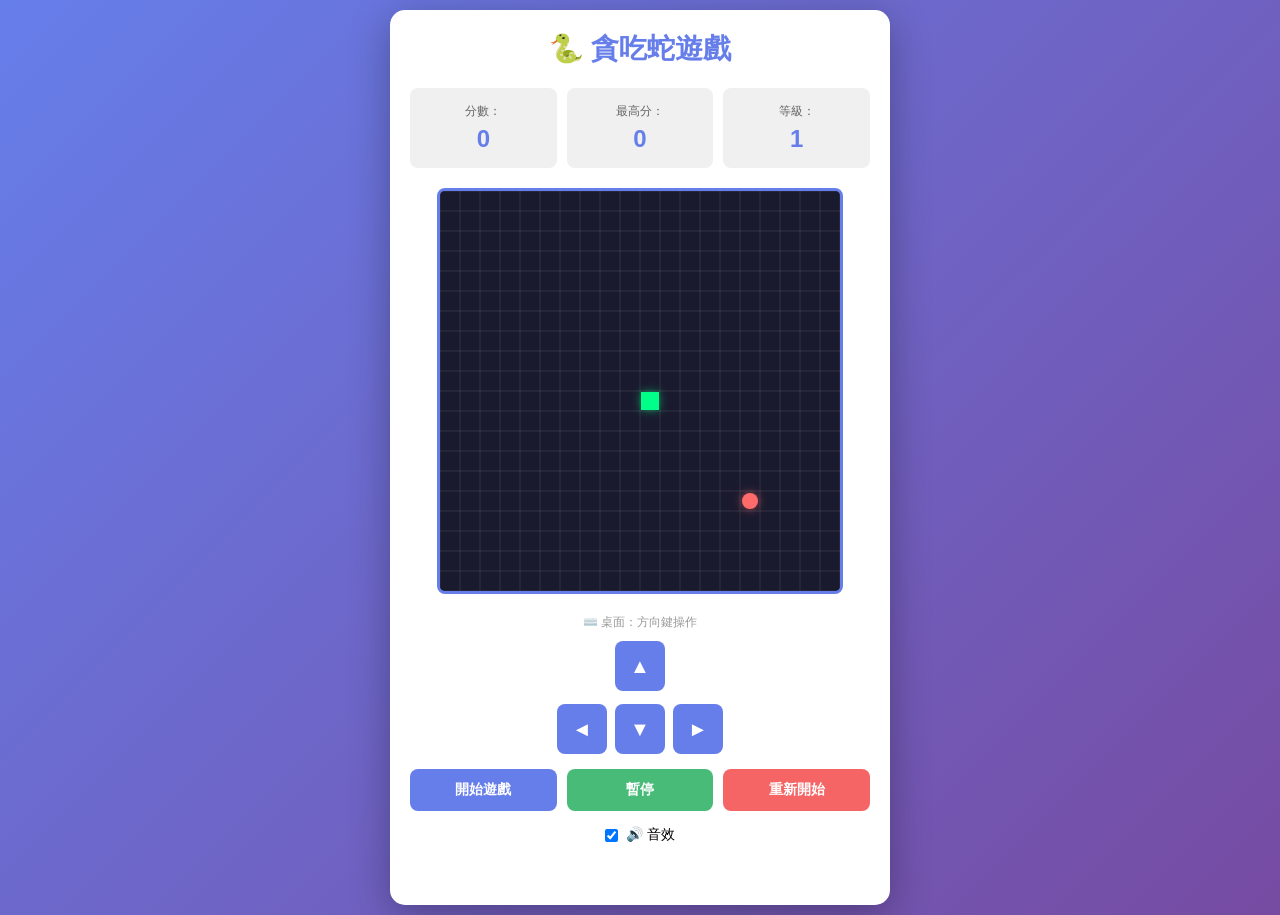
<file: 2/snake-game/index.html>
<!DOCTYPE html>
<html lang="zh-TW">
<head>
    <meta charset="UTF-8">
    <meta name="viewport" content="width=device-width, initial-scale=1.0">
    <title>貪吃蛇遊戲</title>
    <style>
        * {
            margin: 0;
            padding: 0;
            box-sizing: border-box;
        }

        body {
            font-family: 'Arial', sans-serif;
            background: linear-gradient(135deg, #667eea 0%, #764ba2 100%);
            min-height: 100vh;
            display: flex;
            justify-content: center;
            align-items: center;
            padding: 10px;
        }

        .container {
            background: white;
            border-radius: 15px;
            padding: 20px;
            box-shadow: 0 10px 40px rgba(0, 0, 0, 0.3);
            max-width: 500px;
            width: 100%;
        }

        .header {
            text-align: center;
            margin-bottom: 20px;
        }

        .header h1 {
            color: #667eea;
            font-size: 28px;
            margin-bottom: 5px;
        }

        .info-panel {
            display: grid;
            grid-template-columns: repeat(3, 1fr);
            gap: 10px;
            margin-bottom: 20px;
        }

        .score-box, .highscore-box, .level-box {
            background: #f0f0f0;
            padding: 15px;
            border-radius: 8px;
            text-align: center;
        }

        .score-box .label, .highscore-box .label, .level-box .label {
            display: block;
            font-size: 12px;
            color: #666;
            margin-bottom: 5px;
        }

        .score-box .value, .highscore-box .value, .level-box .value {
            font-size: 24px;
            font-weight: bold;
            color: #667eea;
        }

        .game-container {
            display: flex;
            justify-content: center;
            margin-bottom: 20px;
        }

        #gameCanvas {
            border: 3px solid #667eea;
            background: #1a1a2e;
            border-radius: 8px;
            display: block;
            max-width: 100%;
            height: auto;
            aspect-ratio: 1;
        }

        .control-panel {
            margin-bottom: 20px;
        }

        .keyboard-hint {
            text-align: center;
            font-size: 12px;
            color: #999;
            margin-bottom: 10px;
        }

        .mobile-controls {
            display: flex;
            flex-direction: column;
            gap: 8px;
            margin-bottom: 15px;
            align-items: center;
        }

        .btn-control {
            width: 50px;
            height: 50px;
            border: none;
            border-radius: 8px;
            background: #667eea;
            color: white;
            font-size: 20px;
            cursor: pointer;
            transition: all 0.2s;
            font-weight: bold;
        }

        .btn-control:active {
            background: #764ba2;
            transform: scale(0.95);
        }

        .row {
            display: flex;
            gap: 8px;
            justify-content: center;
        }

        .btn-up {
            margin-bottom: 5px;
        }

        .button-group {
            display: grid;
            grid-template-columns: repeat(3, 1fr);
            gap: 10px;
            margin-bottom: 15px;
        }

        .btn {
            padding: 12px 20px;
            border: none;
            border-radius: 8px;
            font-size: 14px;
            font-weight: bold;
            cursor: pointer;
            transition: all 0.3s;
            color: white;
        }

        .btn-primary {
            background: #667eea;
        }

        .btn-primary:hover {
            background: #5568d3;
        }

        .btn-secondary {
            background: #48bb78;
        }

        .btn-secondary:hover {
            background: #38a169;
        }

        .btn-danger {
            background: #f56565;
        }

        .btn-danger:hover {
            background: #e53e3e;
        }

        .btn:active {
            transform: scale(0.95);
        }

        .sound-control {
            text-align: center;
            font-size: 14px;
        }

        .sound-control label {
            display: inline-flex;
            align-items: center;
            gap: 8px;
            cursor: pointer;
        }

        .sound-control input[type="checkbox"] {
            cursor: pointer;
        }

        .game-status {
            text-align: center;
            font-size: 16px;
            color: #667eea;
            font-weight: bold;
            min-height: 20px;
        }

        @media (max-width: 480px) {
            .container {
                padding: 15px;
                border-radius: 10px;
            }

            .header h1 {
                font-size: 24px;
            }

            .info-panel {
                gap: 8px;
                margin-bottom: 15px;
            }

            .score-box, .highscore-box, .level-box {
                padding: 10px;
            }

            .score-box .value, .highscore-box .value, .level-box .value {
                font-size: 20px;
            }

            #gameCanvas {
                max-width: 100%;
            }

            .btn-control {
                width: 45px;
                height: 45px;
                font-size: 18px;
            }

            .button-group {
                grid-template-columns: repeat(3, 1fr);
                gap: 8px;
            }

            .btn {
                padding: 10px 12px;
                font-size: 12px;
            }

            .keyboard-hint {
                display: none;
            }
        }

        @media (max-width: 360px) {
            .container {
                padding: 10px;
            }

            .header h1 {
                font-size: 22px;
            }

            .info-panel {
                gap: 6px;
            }

            .btn-control {
                width: 40px;
                height: 40px;
                font-size: 16px;
            }

            .row {
                gap: 6px;
            }

            .button-group {
                gap: 6px;
            }

            .btn {
                padding: 8px 10px;
                font-size: 11px;
            }
        }
    </style>
</head>
<body>
    <div class="container">
        <div class="header">
            <h1>🐍 貪吃蛇遊戲</h1>
        </div>

        <div class="info-panel">
            <div class="score-box">
                <span class="label">分數：</span>
                <span class="value" id="score">0</span>
            </div>
            <div class="highscore-box">
                <span class="label">最高分：</span>
                <span class="value" id="highscore">0</span>
            </div>
            <div class="level-box">
                <span class="label">等級：</span>
                <span class="value" id="level">1</span>
            </div>
        </div>

        <div class="game-container">
            <canvas id="gameCanvas" width="400" height="400"></canvas>
        </div>

        <div class="control-panel">
            <div class="keyboard-hint">⌨️ 桌面：方向鍵操作</div>
            <div class="mobile-controls">
                <button class="btn-control btn-up" id="btnUp">▲</button>
                <div class="row">
                    <button class="btn-control btn-left" id="btnLeft">◄</button>
                    <button class="btn-control btn-down" id="btnDown">▼</button>
                    <button class="btn-control btn-right" id="btnRight">►</button>
                </div>
            </div>
            <div class="button-group">
                <button id="startBtn" class="btn btn-primary">開始遊戲</button>
                <button id="pauseBtn" class="btn btn-secondary">暫停</button>
                <button id="resetBtn" class="btn btn-danger">重新開始</button>
            </div>
            <div class="sound-control">
                <label>
                    <input type="checkbox" id="soundToggle" checked>
                    🔊 音效
                </label>
            </div>
        </div>

        <div class="game-status" id="gameStatus"></div>
    </div>

    <script>
        const GRID_SIZE = 20;
        const CELL_SIZE = 20;
        const INITIAL_SPEED = 100;
        const MAX_SPEED = 30;

        let gameState = {
            snake: [{ x: 10, y: 10 }],
            food: { x: 15, y: 15 },
            direction: { x: 1, y: 0 },
            nextDirection: { x: 1, y: 0 },
            score: 0,
            highScore: localStorage.getItem('snakeHighScore') || 0,
            level: 1,
            isRunning: false,
            isPaused: false,
            foodEaten: 0,
            gameSpeed: INITIAL_SPEED
        };

        const canvas = document.getElementById('gameCanvas');
        const ctx = canvas.getContext('2d');
        const scoreDisplay = document.getElementById('score');
        const highScoreDisplay = document.getElementById('highscore');
        const levelDisplay = document.getElementById('level');
        const gameStatusDisplay = document.getElementById('gameStatus');
        const startBtn = document.getElementById('startBtn');
        const pauseBtn = document.getElementById('pauseBtn');
        const resetBtn = document.getElementById('resetBtn');
        const soundToggle = document.getElementById('soundToggle');

        let touchStartX = 0;
        let touchStartY = 0;

        highScoreDisplay.textContent = gameState.highScore;

        function playSound(type) {
            if (!soundToggle.checked) return;

            const audioContext = new (window.AudioContext || window.webkitAudioContext)();
            const oscillator = audioContext.createOscillator();
            const gainNode = audioContext.createGain();

            oscillator.connect(gainNode);
            gainNode.connect(audioContext.destination);

            if (type === 'eat') {
                oscillator.frequency.setValueAtTime(400, audioContext.currentTime);
                oscillator.frequency.exponentialRampToValueAtTime(800, audioContext.currentTime + 0.1);
                gainNode.gain.setValueAtTime(0.3, audioContext.currentTime);
                gainNode.gain.exponentialRampToValueAtTime(0.01, audioContext.currentTime + 0.1);
                oscillator.start(audioContext.currentTime);
                oscillator.stop(audioContext.currentTime + 0.1);
            } else if (type === 'gameOver') {
                oscillator.frequency.setValueAtTime(600, audioContext.currentTime);
                oscillator.frequency.exponentialRampToValueAtTime(100, audioContext.currentTime + 0.5);
                gainNode.gain.setValueAtTime(0.3, audioContext.currentTime);
                gainNode.gain.exponentialRampToValueAtTime(0.01, audioContext.currentTime + 0.5);
                oscillator.start(audioContext.currentTime);
                oscillator.stop(audioContext.currentTime + 0.5);
            } else if (type === 'levelUp') {
                for (let i = 0; i < 2; i++) {
                    const osc = audioContext.createOscillator();
                    const gain = audioContext.createGain();
                    osc.connect(gain);
                    gain.connect(audioContext.destination);
                    
                    osc.frequency.value = 400 + i * 200;
                    gain.gain.setValueAtTime(0.2, audioContext.currentTime + i * 0.15);
                    gain.gain.exponentialRampToValueAtTime(0.01, audioContext.currentTime + i * 0.15 + 0.15);
                    osc.start(audioContext.currentTime + i * 0.15);
                    osc.stop(audioContext.currentTime + i * 0.15 + 0.15);
                }
            }
        }

        function generateFood() {
            let newFood;
            let foodOnSnake = true;
            
            while (foodOnSnake) {
                newFood = {
                    x: Math.floor(Math.random() * GRID_SIZE),
                    y: Math.floor(Math.random() * GRID_SIZE)
                };
                
                foodOnSnake = gameState.snake.some(segment => 
                    segment.x === newFood.x && segment.y === newFood.y
                );
            }
            
            return newFood;
        }

        function updateGame() {
            if (!gameState.isRunning || gameState.isPaused) return;

            gameState.direction = { ...gameState.nextDirection };

            const head = gameState.snake[0];
            const newHead = {
                x: (head.x + gameState.direction.x + GRID_SIZE) % GRID_SIZE,
                y: (head.y + gameState.direction.y + GRID_SIZE) % GRID_SIZE
            };

            if (gameState.snake.some(segment => segment.x === newHead.x && segment.y === newHead.y)) {
                endGame();
                return;
            }

            gameState.snake.unshift(newHead);

            if (newHead.x === gameState.food.x && newHead.y === gameState.food.y) {
                gameState.score += 10;
                gameState.foodEaten++;
                playSound('eat');

                if (gameState.foodEaten % 5 === 0 && gameState.level < 10) {
                    gameState.level++;
                    gameState.gameSpeed = Math.max(MAX_SPEED, INITIAL_SPEED - (gameState.level - 1) * 8);
                    playSound('levelUp');
                    gameStatusDisplay.textContent = `📈 升級到第 ${gameState.level} 級！`;
                    setTimeout(() => { gameStatusDisplay.textContent = ''; }, 2000);
                } else if (gameState.level === 10 && gameState.foodEaten % 10 === 0) {
                    gameStatusDisplay.textContent = `⭐ 最高等級！得分：${gameState.score}`;
                    setTimeout(() => { gameStatusDisplay.textContent = ''; }, 2000);
                }

                gameState.food = generateFood();
                updateDisplay();
            } else {
                gameState.snake.pop();
            }

            updateDisplay();
        }

        function drawGame() {
            ctx.fillStyle = '#1a1a2e';
            ctx.fillRect(0, 0, canvas.width, canvas.height);

            ctx.strokeStyle = 'rgba(255, 255, 255, 0.1)';
            ctx.lineWidth = 1;
            for (let i = 0; i <= GRID_SIZE; i++) {
                ctx.beginPath();
                ctx.moveTo(i * CELL_SIZE, 0);
                ctx.lineTo(i * CELL_SIZE, canvas.height);
                ctx.stroke();

                ctx.beginPath();
                ctx.moveTo(0, i * CELL_SIZE);
                ctx.lineTo(canvas.width, i * CELL_SIZE);
                ctx.stroke();
            }

            gameState.snake.forEach((segment, index) => {
                if (index === 0) {
                    ctx.fillStyle = '#00ff88';
                    ctx.shadowColor = 'rgba(0, 255, 136, 0.5)';
                    ctx.shadowBlur = 10;
                } else {
                    ctx.fillStyle = '#00cc66';
                    ctx.shadowColor = 'rgba(0, 204, 102, 0.3)';
                    ctx.shadowBlur = 5;
                }

                ctx.fillRect(
                    segment.x * CELL_SIZE + 1,
                    segment.y * CELL_SIZE + 1,
                    CELL_SIZE - 2,
                    CELL_SIZE - 2
                );
            });

            ctx.shadowColor = 'transparent';

            ctx.fillStyle = '#ff6b6b';
            ctx.shadowColor = 'rgba(255, 107, 107, 0.6)';
            ctx.shadowBlur = 10;
            ctx.beginPath();
            ctx.arc(
                gameState.food.x * CELL_SIZE + CELL_SIZE / 2,
                gameState.food.y * CELL_SIZE + CELL_SIZE / 2,
                CELL_SIZE / 2 - 2,
                0,
                Math.PI * 2
            );
            ctx.fill();

            ctx.shadowColor = 'transparent';
        }

        function updateDisplay() {
            scoreDisplay.textContent = gameState.score;
            levelDisplay.textContent = gameState.level;
            
            if (gameState.score > gameState.highScore) {
                gameState.highScore = gameState.score;
                highScoreDisplay.textContent = gameState.highScore;
                localStorage.setItem('snakeHighScore', gameState.highScore);
            }
        }

        function startGame() {
            if (gameState.isRunning && !gameState.isPaused) return;

            if (!gameState.isRunning) {
                resetGameState();
            }

            gameState.isRunning = true;
            gameState.isPaused = false;
            startBtn.textContent = '繼續';
            pauseBtn.textContent = '暫停';
            pauseBtn.disabled = false;
            gameStatusDisplay.textContent = '遊戲中...';

            gameLoop();
        }

        function pauseGame() {
            if (!gameState.isRunning) return;

            gameState.isPaused = !gameState.isPaused;
            pauseBtn.textContent = gameState.isPaused ? '繼續' : '暫停';
            gameStatusDisplay.textContent = gameState.isPaused ? '⏸️ 已暫停' : '遊戲中...';

            if (!gameState.isPaused) {
                gameLoop();
            }
        }

        function endGame() {
            gameState.isRunning = false;
            gameState.isPaused = false;
            playSound('gameOver');
            gameStatusDisplay.textContent = `💀 遊戲結束！最終分數：${gameState.score}`;
            startBtn.textContent = '開始遊戲';
            pauseBtn.textContent = '暫停';
            pauseBtn.disabled = true;
        }

        function resetGame() {
            gameState.isRunning = false;
            gameState.isPaused = false;
            resetGameState();
            startBtn.textContent = '開始遊戲';
            pauseBtn.textContent = '暫停';
            pauseBtn.disabled = true;
            gameStatusDisplay.textContent = '';
            drawGame();
            updateDisplay();
        }

        function resetGameState() {
            gameState.snake = [{ x: 10, y: 10 }];
            gameState.food = generateFood();
            gameState.direction = { x: 1, y: 0 };
            gameState.nextDirection = { x: 1, y: 0 };
            gameState.score = 0;
            gameState.level = 1;
            gameState.foodEaten = 0;
            gameState.gameSpeed = INITIAL_SPEED;
        }

        let lastUpdateTime = 0;

        function gameLoop() {
            drawGame();

            const currentTime = Date.now();
            if (currentTime - lastUpdateTime > gameState.gameSpeed) {
                updateGame();
                lastUpdateTime = currentTime;
            }

            if (gameState.isRunning) {
                requestAnimationFrame(gameLoop);
            }
        }

        document.addEventListener('keydown', (e) => {
            const key = e.key.toLowerCase();

            if (key === 'arrowup' || key === 'w') {
                if (gameState.direction.y === 0) {
                    gameState.nextDirection = { x: 0, y: -1 };
                    e.preventDefault();
                }
            } else if (key === 'arrowdown' || key === 's') {
                if (gameState.direction.y === 0) {
                    gameState.nextDirection = { x: 0, y: 1 };
                    e.preventDefault();
                }
            } else if (key === 'arrowleft' || key === 'a') {
                if (gameState.direction.x === 0) {
                    gameState.nextDirection = { x: -1, y: 0 };
                    e.preventDefault();
                }
            } else if (key === 'arrowright' || key === 'd') {
                if (gameState.direction.x === 0) {
                    gameState.nextDirection = { x: 1, y: 0 };
                    e.preventDefault();
                }
            } else if (key === ' ') {
                if (gameState.isRunning) {
                    pauseGame();
                } else {
                    startGame();
                }
                e.preventDefault();
            }
        });

        canvas.addEventListener('touchstart', (e) => {
            touchStartX = e.touches[0].clientX;
            touchStartY = e.touches[0].clientY;
        });

        canvas.addEventListener('touchend', (e) => {
            const touchEndX = e.changedTouches[0].clientX;
            const touchEndY = e.changedTouches[0].clientY;

            const deltaX = touchEndX - touchStartX;
            const deltaY = touchEndY - touchStartY;

            const threshold = 30;

            if (Math.abs(deltaX) > Math.abs(deltaY)) {
                if (deltaX > threshold && gameState.direction.x === 0) {
                    gameState.nextDirection = { x: 1, y: 0 };
                } else if (deltaX < -threshold && gameState.direction.x === 0) {
                    gameState.nextDirection = { x: -1, y: 0 };
                }
            } else {
                if (deltaY > threshold && gameState.direction.y === 0) {
                    gameState.nextDirection = { x: 0, y: 1 };
                } else if (deltaY < -threshold && gameState.direction.y === 0) {
                    gameState.nextDirection = { x: 0, y: -1 };
                }
            }
        });

        document.getElementById('btnUp').addEventListener('click', () => {
            if (gameState.direction.y === 0) {
                gameState.nextDirection = { x: 0, y: -1 };
            }
        });

        document.getElementById('btnDown').addEventListener('click', () => {
            if (gameState.direction.y === 0) {
                gameState.nextDirection = { x: 0, y: 1 };
            }
        });

        document.getElementById('btnLeft').addEventListener('click', () => {
            if (gameState.direction.x === 0) {
                gameState.nextDirection = { x: -1, y: 0 };
            }
        });

        document.getElementById('btnRight').addEventListener('click', () => {
            if (gameState.direction.x === 0) {
                gameState.nextDirection = { x: 1, y: 0 };
            }
        });

        startBtn.addEventListener('click', startGame);
        pauseBtn.addEventListener('click', pauseGame);
        resetBtn.addEventListener('click', resetGame);

        pauseBtn.disabled = true;

        drawGame();
        updateDisplay();
    </script>
</body>
</html>
</file>
<file: style.css>
* {
    margin: 0;
    padding: 0;
    box-sizing: border-box;
}

body {
    font-family: 'Segoe UI', Tahoma, Geneva, Verdana, sans-serif;
    background: linear-gradient(135deg, #667eea 0%, #764ba2 100%);
    min-height: 100vh;
    padding: 40px 20px;
}

.name-scroll {
    position: fixed;
    top: 20px;
    left: 20px;
    font-size: 18px;
    font-weight: bold;
    color: white;
    background: rgba(0, 0, 0, 0.3);
    padding: 10px 20px;
    border-radius: 50px;
    backdrop-filter: blur(10px);
}

.container {
    max-width: 1000px;
    margin: 0 auto;
}

h1 {
    text-align: center;
    color: white;
    font-size: 48px;
    margin-bottom: 10px;
    text-shadow: 2px 2px 4px rgba(0, 0, 0, 0.3);
}

.intro {
    text-align: center;
    color: rgba(255, 255, 255, 0.9);
    font-size: 18px;
    margin-bottom: 50px;
}

.games-grid {
    display: grid;
    grid-template-columns: repeat(auto-fit, minmax(320px, 1fr));
    gap: 40px;
    justify-items: center;
}

.game-card {
    position: relative;
    width: 100%;
    max-width: 350px;
    height: 450px;
    perspective: 1000px;
}

.card-background {
    position: absolute;
    width: 100%;
    height: 100%;
    border-radius: 20px;
    z-index: 1;
}

.game-card-1 .card-background {
    background: linear-gradient(135deg, #f093fb 0%, #f5576c 100%);
    box-shadow: 0 8px 32px rgba(245, 87, 108, 0.4);
}

.game-card-2 .card-background {
    background: linear-gradient(135deg, #4facfe 0%, #00f2fe 100%);
    box-shadow: 0 8px 32px rgba(79, 172, 254, 0.4);
}

.game-card-3 .card-background {
    background: linear-gradient(135deg, #43e97b 0%, #38f9d7 100%);
    box-shadow: 0 8px 32px rgba(67, 233, 123, 0.4);
}

.card-content {
    position: relative;
    z-index: 2;
    width: 100%;
    height: 100%;
    display: flex;
    flex-direction: column;
    align-items: center;
    justify-content: center;
    padding: 40px 30px;
    color: white;
    text-align: center;
    transition: transform 0.3s ease;
}

.game-card:hover .card-content {
    transform: translateY(-10px);
}

.game-icon {
    font-size: 120px;
    margin-bottom: 20px;
    display: flex;
    align-items: center;
    justify-content: center;
    width: 150px;
    height: 150px;
    background: rgba(255, 255, 255, 0.2);
    border-radius: 50%;
    line-height: 150px;
    backdrop-filter: blur(10px);
    border: 3px solid rgba(255, 255, 255, 0.3);
}

.card-content h2 {
    font-size: 28px;
    margin-bottom: 15px;
    font-weight: bold;
    text-shadow: 1px 1px 3px rgba(0, 0, 0, 0.2);
}

.card-content p {
    font-size: 14px;
    margin-bottom: 25px;
    line-height: 1.6;
    opacity: 0.95;
}

.btn {
    display: inline-block;
    padding: 12px 30px;
    background: white;
    color: #333;
    text-decoration: none;
    border-radius: 50px;
    font-weight: bold;
    transition: all 0.3s ease;
    box-shadow: 0 4px 15px rgba(0, 0, 0, 0.2);
    cursor: pointer;
    border: none;
    font-size: 16px;
    margin-top: 10px;
}

.btn:hover {
    transform: translateY(-3px);
    box-shadow: 0 6px 20px rgba(0, 0, 0, 0.3);
}

.btn:active {
    transform: translateY(-1px);
}

@media (max-width: 768px) {
    h1 {
        font-size: 36px;
    }

    .games-grid {
        grid-template-columns: 1fr;
        gap: 30px;
    }

    .game-card {
        max-width: 100%;
        height: 400px;
    }

    .game-icon {
        font-size: 100px;
        width: 130px;
        height: 130px;
        line-height: 130px;
    }
}

@media (max-width: 480px) {
    body {
        padding: 20px 15px;
    }

    h1 {
        font-size: 28px;
    }

    .intro {
        font-size: 14px;
    }

    .game-card {
        height: 350px;
        padding: 20px;
    }

    .card-content h2 {
        font-size: 22px;
    }

    .card-content p {
        font-size: 12px;
    }

    .btn {
        padding: 10px 20px;
        font-size: 14px;
    }
}
</file>
